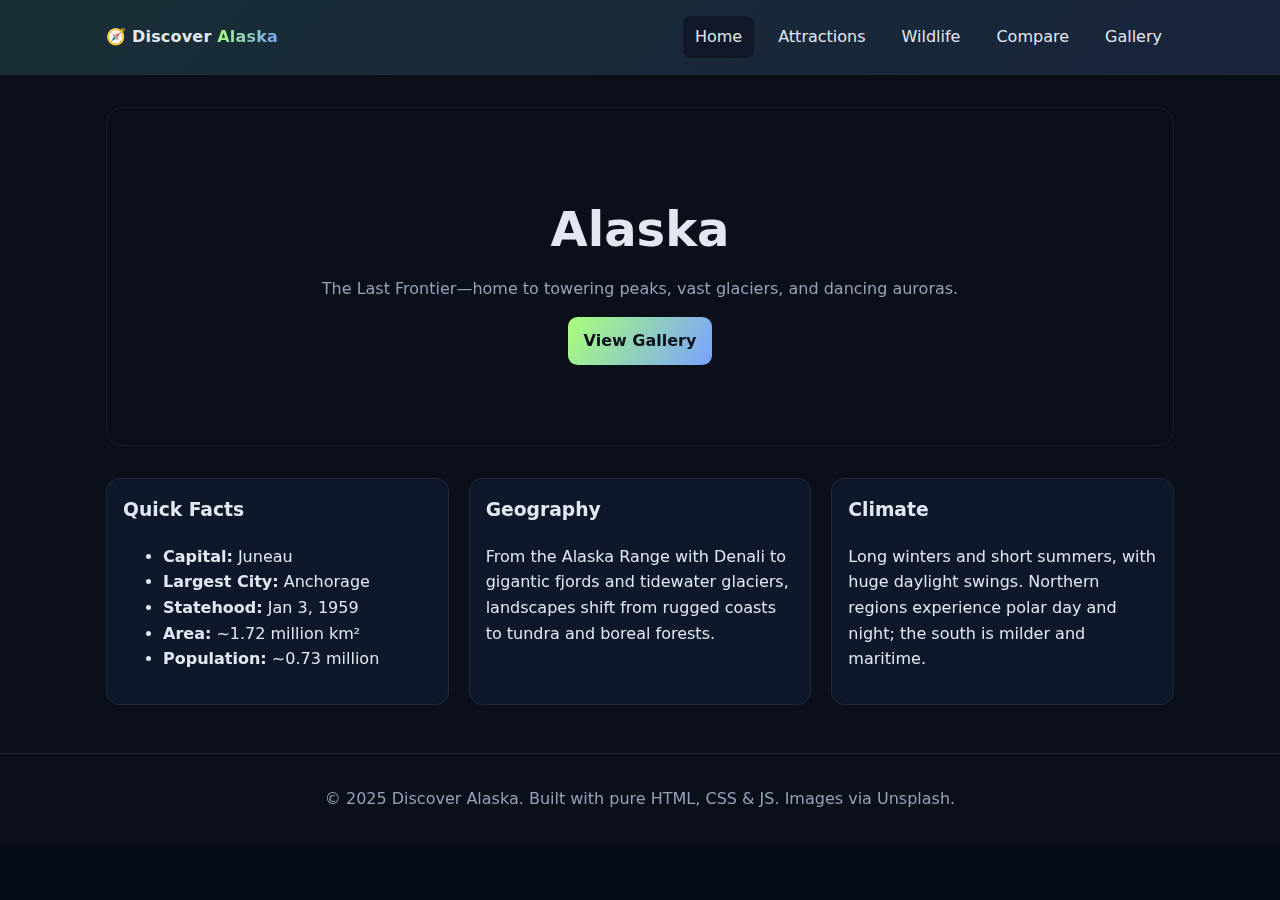
<file: index.html>
<!DOCTYPE html>
<html lang="en">
<head>
  <meta charset="utf-8" />
  <meta name="viewport" content="width=device-width, initial-scale=1" />
  <meta name="description" content="Discover Alaska: geography, climate, culture, wildlife, travel tips, and comparisons." />
  <title>Home · Discover Alaska</title>
  <link rel="stylesheet" href="styles.css" />
</head>
<body>
<header class="site-header">
  <div class="container header-inner">
    <a class="brand" href="index.html">🧭 Discover <span>Alaska</span></a>
    <button id="navToggle" aria-label="Toggle Menu" aria-expanded="false">☰</button>
    <nav id="siteNav" class="nav">
      <a href="index.html">Home</a>
      <a href="attractions.html">Attractions</a>
      <a href="wildlife.html">Wildlife</a>
      <a href="compare.html">Compare</a>
      <a href="gallery.html">Gallery</a>
    </nav>
  </div>
</header>
<main class="container">

<section class="hero with-bg">
  <div class="overlay">
    <h1>Alaska</h1>
    <p>The Last Frontier—home to towering peaks, vast glaciers, and dancing auroras.</p>
    <a class="cta" href="gallery.html">View Gallery</a>
  </div>
</section>

<section class="grid-3">
  <article class="card">
    <h3>Quick Facts</h3>
    <ul>
      <li><strong>Capital:</strong> Juneau</li>
      <li><strong>Largest City:</strong> Anchorage</li>
      <li><strong>Statehood:</strong> Jan 3, 1959</li>
      <li><strong>Area:</strong> ~1.72 million km²</li>
      <li><strong>Population:</strong> ~0.73 million</li>
    </ul>
  </article>
  <article class="card">
    <h3>Geography</h3>
    <p>From the Alaska Range with Denali to gigantic fjords and tidewater glaciers, landscapes
    shift from rugged coasts to tundra and boreal forests.</p>
  </article>
  <article class="card">
    <h3>Climate</h3>
    <p>Long winters and short summers, with huge daylight swings. Northern regions experience
    polar day and night; the south is milder and maritime.</p>
  </article>
</section>

</main>
<footer class="site-footer">
  <div class="container">
    <p>© 2025 Discover Alaska. Built with pure HTML, CSS & JS. Images via Unsplash.</p>
  </div>
</footer>
<script src="script.js"></script>
</body>
</html>
</file>
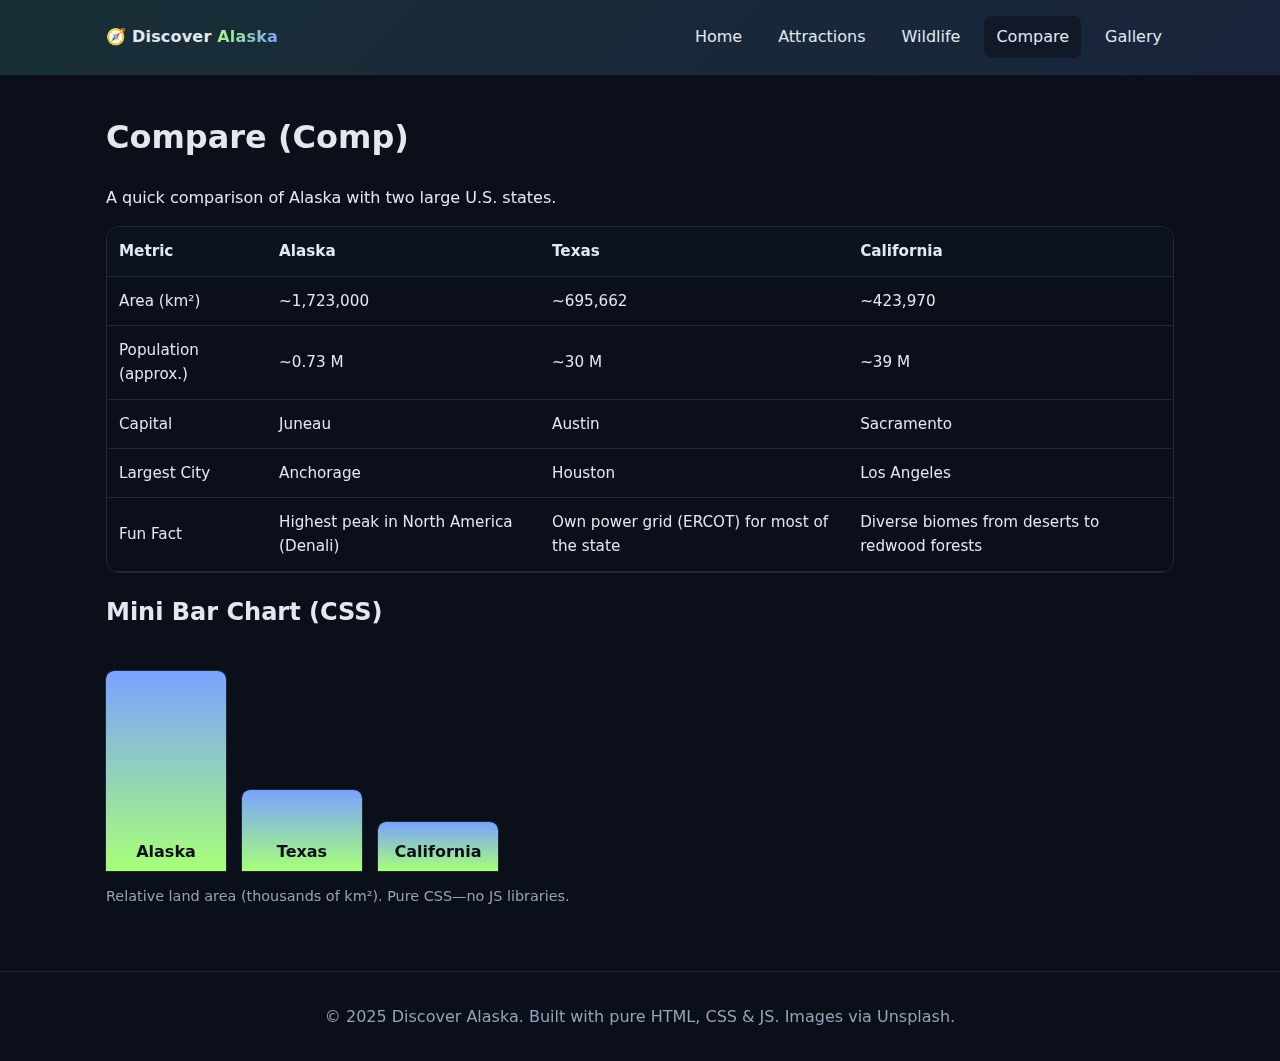
<file: compare.html>
<!DOCTYPE html>
<html lang="en">
<head>
  <meta charset="utf-8" />
  <meta name="viewport" content="width=device-width, initial-scale=1" />
  <meta name="description" content="Discover Alaska: geography, climate, culture, wildlife, travel tips, and comparisons." />
  <title>Compare · Discover Alaska</title>
  <link rel="stylesheet" href="styles.css" />
</head>
<body>
<header class="site-header">
  <div class="container header-inner">
    <a class="brand" href="index.html">🧭 Discover <span>Alaska</span></a>
    <button id="navToggle" aria-label="Toggle Menu" aria-expanded="false">☰</button>
    <nav id="siteNav" class="nav">
      <a href="index.html">Home</a>
      <a href="attractions.html">Attractions</a>
      <a href="wildlife.html">Wildlife</a>
      <a href="compare.html">Compare</a>
      <a href="gallery.html">Gallery</a>
    </nav>
  </div>
</header>
<main class="container">

<section>
  <h1>Compare (Comp)</h1>
  <p>A quick comparison of Alaska with two large U.S. states.</p>

  <div class="responsive-table">
    <table>
      <thead>
        <tr>
          <th>Metric</th>
          <th>Alaska</th>
          <th>Texas</th>
          <th>California</th>
        </tr>
      </thead>
      <tbody>
        <tr>
          <td>Area (km²)</td>
          <td>~1,723,000</td>
          <td>~695,662</td>
          <td>~423,970</td>
        </tr>
        <tr>
          <td>Population (approx.)</td>
          <td>~0.73 M</td>
          <td>~30 M</td>
          <td>~39 M</td>
        </tr>
        <tr>
          <td>Capital</td>
          <td>Juneau</td>
          <td>Austin</td>
          <td>Sacramento</td>
        </tr>
        <tr>
          <td>Largest City</td>
          <td>Anchorage</td>
          <td>Houston</td>
          <td>Los Angeles</td>
        </tr>
        <tr>
          <td>Fun Fact</td>
          <td>Highest peak in North America (Denali)</td>
          <td>Own power grid (ERCOT) for most of the state</td>
          <td>Diverse biomes from deserts to redwood forests</td>
        </tr>
      </tbody>
    </table>
  </div>

  <h2>Mini Bar Chart (CSS)</h2>
  <div class="bar-chart">
    <div class="bar" style="--v:1723" title="Alaska">Alaska</div>
    <div class="bar" style="--v:696" title="Texas">Texas</div>
    <div class="bar" style="--v:424" title="California">California</div>
  </div>
  <p class="caption">Relative land area (thousands of km²). Pure CSS—no JS libraries.</p>
</section>

</main>
<footer class="site-footer">
  <div class="container">
    <p>© 2025 Discover Alaska. Built with pure HTML, CSS & JS. Images via Unsplash.</p>
  </div>
</footer>
<script src="script.js"></script>
</body>
</html>
</file>
<file: styles.css>
:root{
  --bg:#0a0f1a;
  --card:#0f172a;
  --muted:#94a3b8;
  --txt:#e2e8f0;
  --accent1:#78ffd6;
  --accent2:#a8ff78;
  --accent3:#7aa2ff;
  --grid-gap:1.25rem;
}
*{box-sizing:border-box}
html,body{margin:0;padding:0;background:var(--bg);color:var(--txt);font:16px/1.6 system-ui,-apple-system,Segoe UI,Roboto,Ubuntu,Cantarell,Noto Sans,Arial,sans-serif}
/* Site-wide background image with subtle overlay */
body::before{
  content:"";
  position:fixed;inset:0;
  background:
    radial-gradient(1000px 400px at 20% -10%, rgba(168,255,120,.10), transparent 60%),
    radial-gradient(1000px 400px at 80% 0%, rgba(122,162,255,.10), transparent 60%),
    url('https://images.unsplash.com/photo-1526483360412-f4dbaf036963?q=80&w=1600&auto=format&fit=crop') center/cover no-repeat fixed;
  filter: brightness(.6) saturate(.95);
  z-index:-2;
}
/* Content backdrop to keep readability */
body::after{
  content:"";
  position:fixed;inset:0;
  background:rgba(5,10,20,.45);
  z-index:-1;
}

.container{max-width:1100px;margin:0 auto;padding:1rem}
a{color:inherit;text-decoration:none}
.site-header{
  position:sticky;top:0;backdrop-filter:saturate(180%) blur(6px);
  background:linear-gradient(135deg,rgba(120,255,214,.12),rgba(122,162,255,.12)) #0b1220;border-bottom:1px solid #1f2937;z-index:10
}
.header-inner{display:flex;align-items:center;justify-content:space-between;gap:1rem}
.brand{font-weight:800;letter-spacing:.2px}
.brand span{background:linear-gradient(120deg,var(--accent2),var(--accent3));-webkit-background-clip:text;background-clip:text;color:transparent}
.nav{display:flex;gap:.75rem}
.nav a{padding:.5rem .75rem;border-radius:.5rem}
.nav a:hover,.nav a.active{background:#111827}
#navToggle{display:none;border:1px solid #324157;background:#0b1220;color:var(--txt);padding:.4rem .6rem;border-radius:.4rem}
@media (max-width: 720px){
  #navToggle{display:block}
  .nav{position:absolute;left:0;right:0;top:56px;background:#0b1220;flex-direction:column;padding:.5rem;display:none}
  .nav.open{display:flex}
}

.hero{position:relative;padding:5rem 1rem;border-radius:1rem;margin:1rem 0 2rem;text-align:center;border:1px solid #132033;overflow:hidden}
.hero.with-bg .overlay{position:relative;z-index:1;max-width:800px;margin:0 auto}
.hero.with-bg::before{
  content:"";position:absolute;inset:0;
  background: url('https://images.unsplash.com/photo-1526483360412-f4dbaf036963?q=80&w=1600&auto=format&fit=crop') center/cover no-repeat;
  filter: brightness(.6);
  transform: scale(1.05);
}
.hero h1{font-size:3rem;margin:.2rem 0 0}
.hero p{color:var(--muted);max-width:720px;margin:.5rem auto 1rem}
.cta{display:inline-block;padding:.7rem 1rem;background:linear-gradient(120deg,var(--accent2),var(--accent3));color:#0a0f1a;font-weight:700;border-radius:.6rem}

.grid-3{display:grid;gap:var(--grid-gap);grid-template-columns:repeat(3,1fr)}
@media (max-width: 900px){.grid-3{grid-template-columns:1fr 1fr}}
@media (max-width: 600px){.grid-3{grid-template-columns:1fr}}

.card{background:var(--card);border:1px solid #1f2937;border-radius:.8rem;padding:1rem}
.card h3{margin-top:0}
.img-card img{width:100%;height:200px;object-fit:cover;border-radius:.5rem;margin-bottom:.5rem}
.tips{margin:2rem 0}
.tips ol{padding-left:1.25rem}
.note{background:#0b1220;border-left:4px solid var(--accent3);padding:.75rem 1rem;border-radius:.5rem;margin-top:1rem}

.site-footer{border-top:1px solid #1f2937;margin-top:2rem}
.site-footer p{color:var(--muted);text-align:center}

.responsive-table{overflow:auto;border:1px solid #1f2937;border-radius:.8rem}
table{width:100%;border-collapse:collapse;font-size:.95rem}
th,td{padding:.75rem;border-bottom:1px solid #1f2937;text-align:left}
thead th{background:#0b1220}
tbody tr:hover{background:#0e1525}

.bar-chart{display:flex;gap:1rem;align-items:flex-end;height:220px;margin:1rem 0 0.25rem}
.bar{
  --max:1723;
  background:linear-gradient(180deg,var(--accent3),var(--accent2));
  width:120px;border-radius:.5rem .5rem 0 0;position:relative;
  height: calc((var(--v) / var(--max)) * 200px);
  outline:1px solid #1f2937;
  display:flex;align-items:flex-end;justify-content:center;padding:.4rem;font-weight:700;color:#0a0f1a
}
.caption{color:var(--muted);font-size:.9rem}

.gallery-grid{
  display:grid;gap:var(--grid-gap);
  grid-template-columns: repeat(3, 1fr);
}
@media (max-width: 900px){ .gallery-grid{ grid-template-columns: 1fr 1fr; } }
@media (max-width: 600px){ .gallery-grid{ grid-template-columns: 1fr; } }
.gallery-item img{width:100%;height:280px;object-fit:cover;border-radius:.6rem;display:block}
.gallery-item figcaption{color:var(--muted);font-size:.9rem;margin-top:.4rem}
</file>
